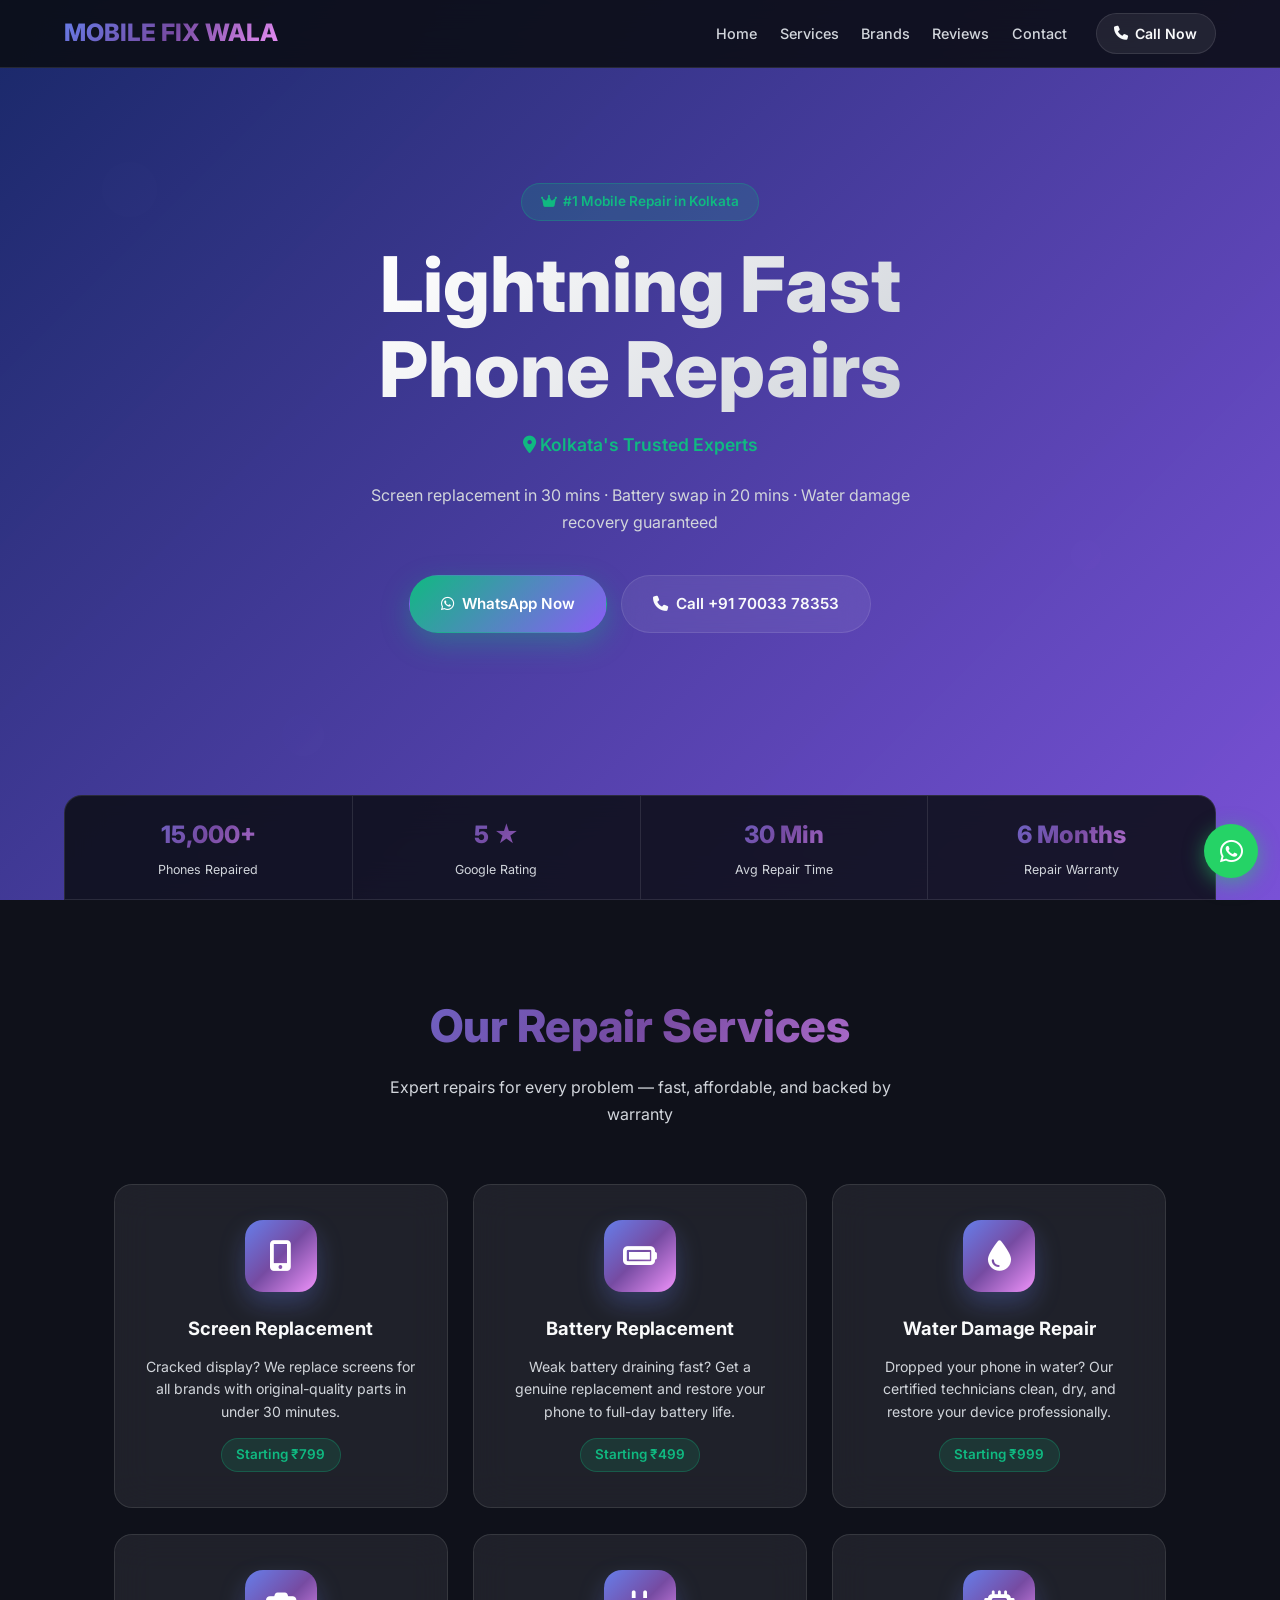
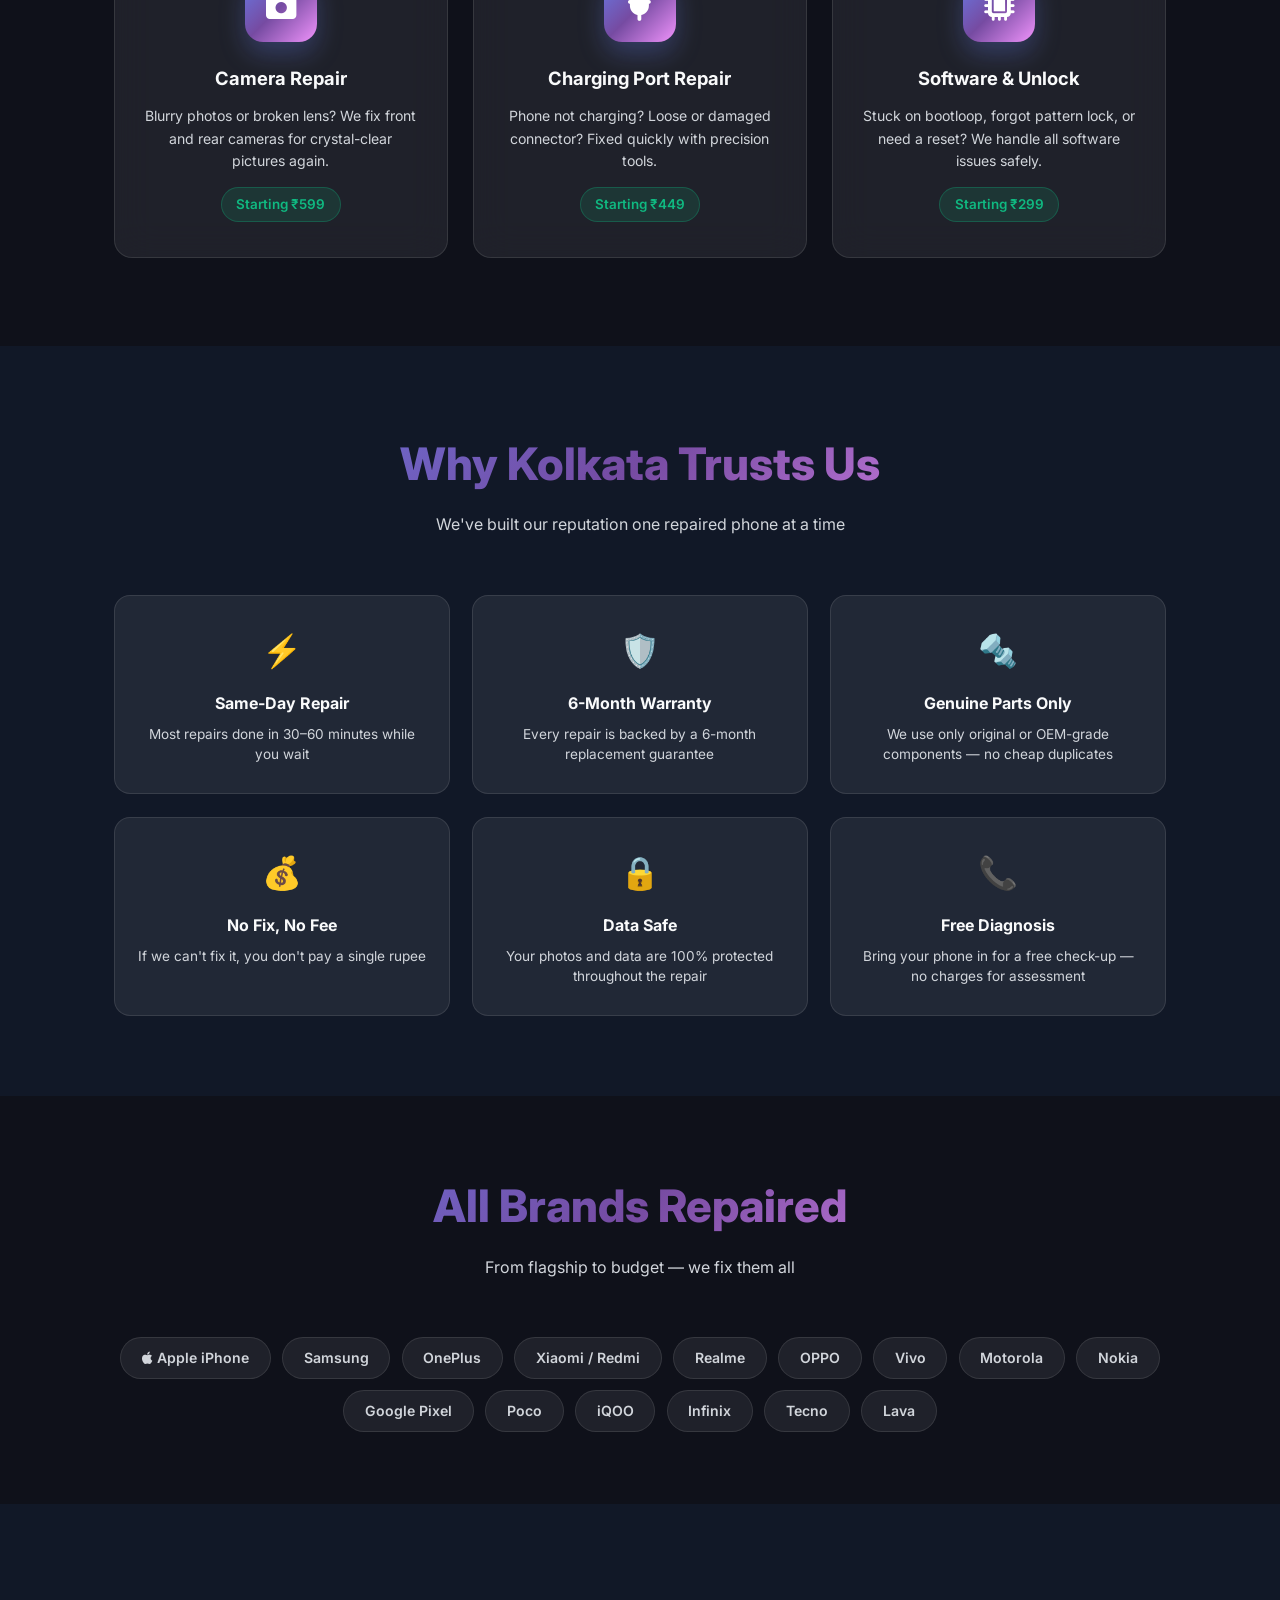
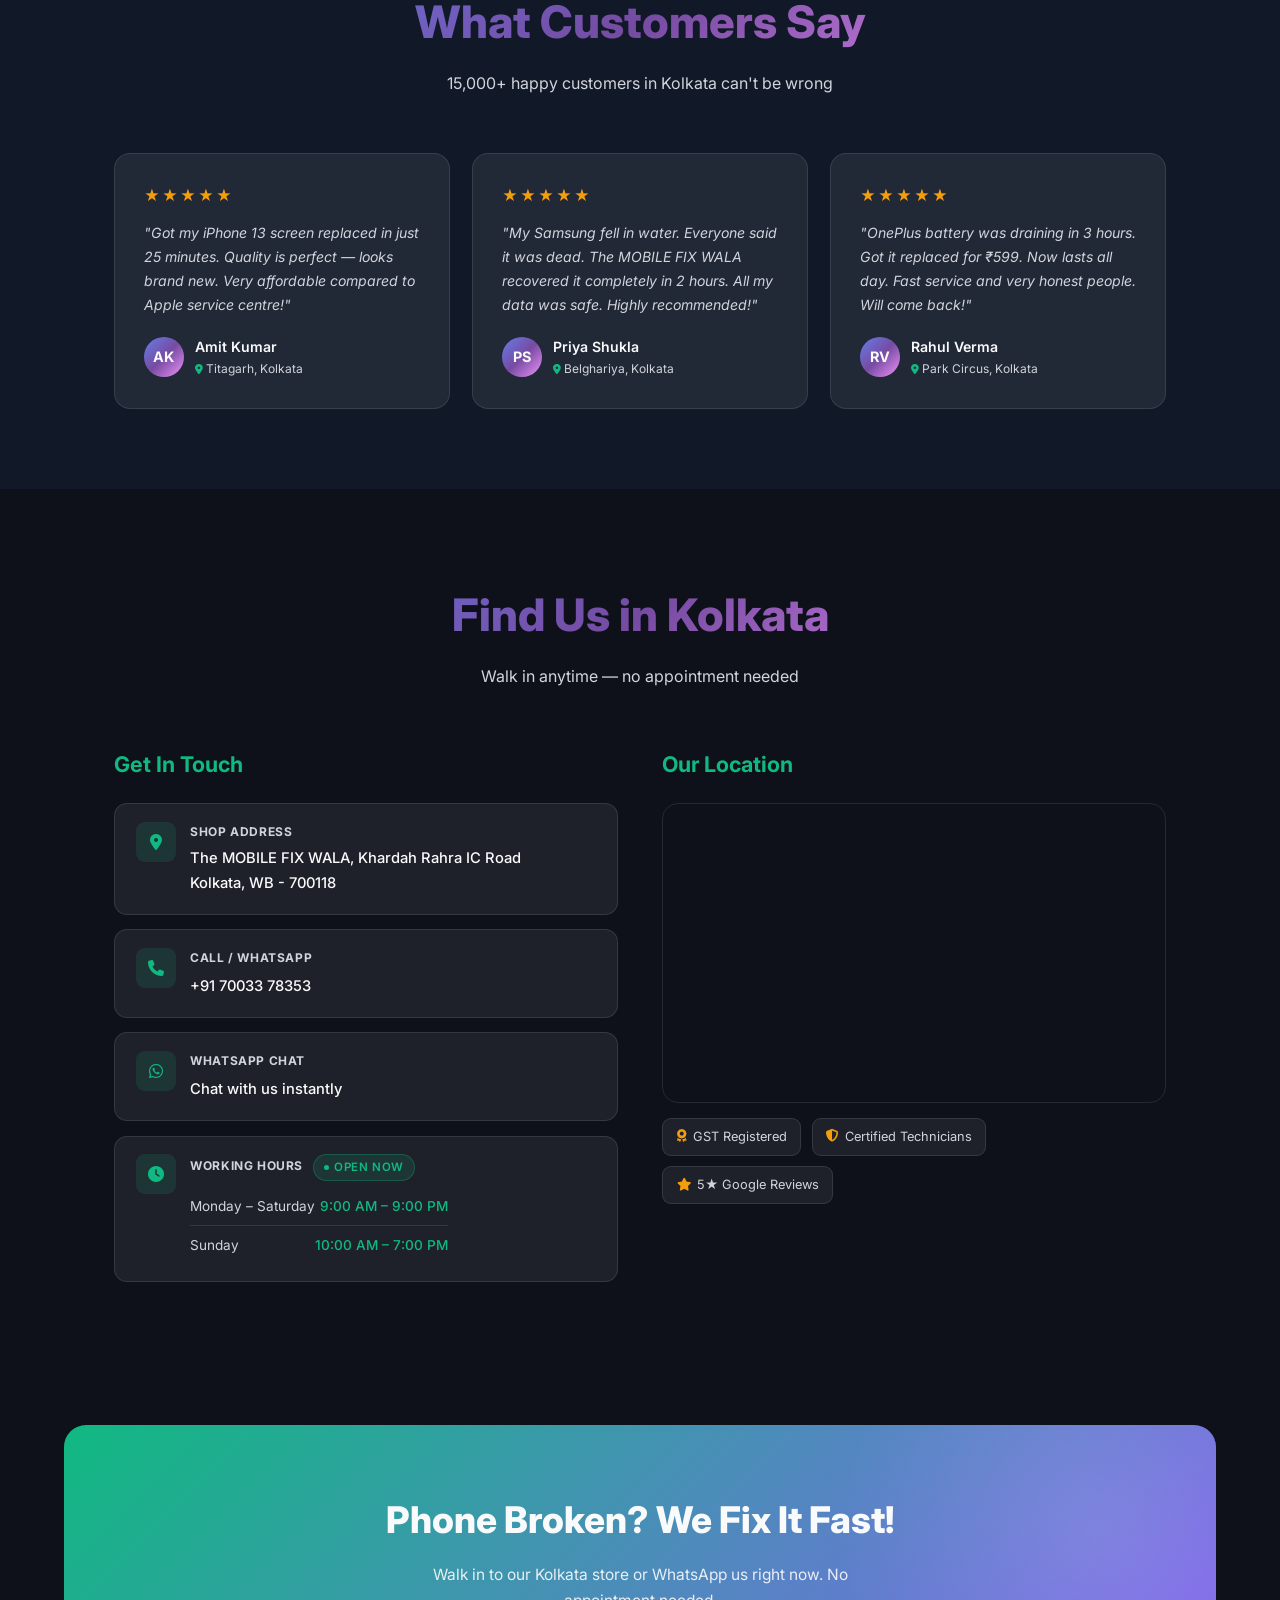
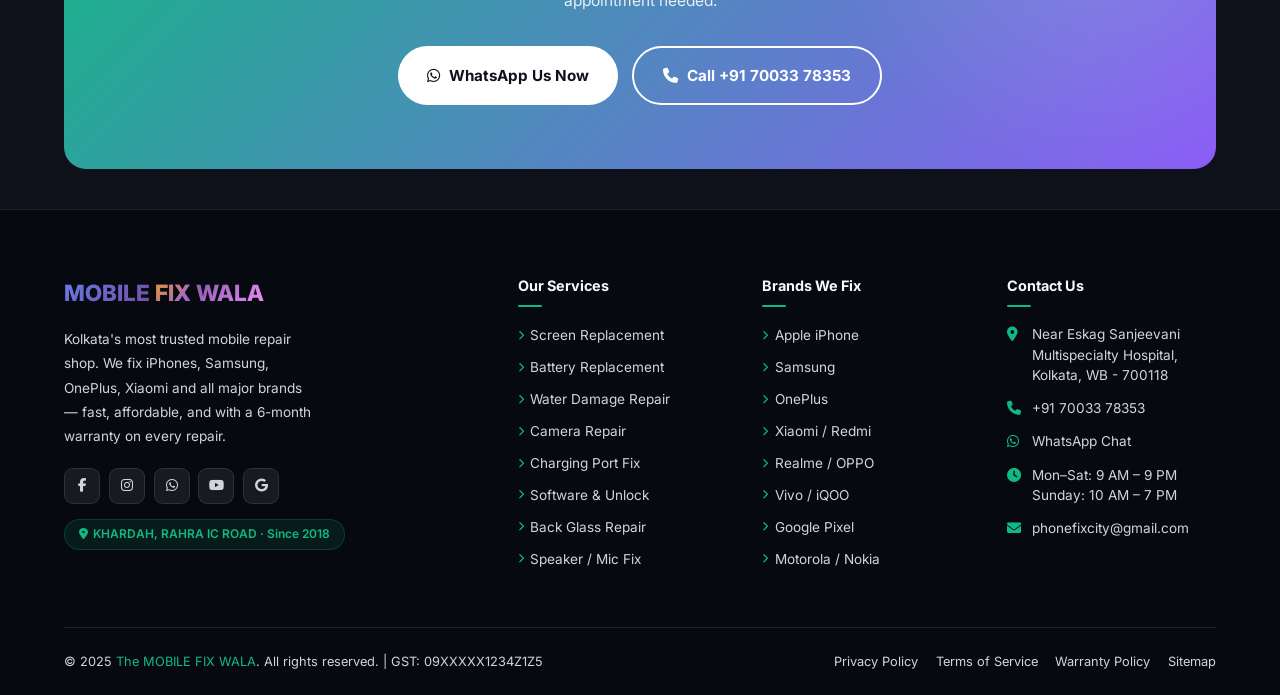
<file: Index.html>
<!DOCTYPE html>
<html lang="en">

<head>
    <meta charset="UTF-8">
    <meta name="viewport" content="width=device-width, initial-scale=1.0">
    <title>The MOBILE FIX WALA | #1 Mobile Repair in Kolkata</title>
    <link rel="stylesheet" href="https://cdnjs.cloudflare.com/ajax/libs/font-awesome/6.5.1/css/all.min.css">
    <link href="https://fonts.googleapis.com/css2?family=Inter:wght@300;400;500;600;700;800&family=Poppins:wght@400;500;600;700&display=swap" rel="stylesheet">
    <style>
         :root {
            --primary: #10b981;
            --purple: #8b5cf6;
            --accent: #f59e0b;
            --bg: #0f111a;
            --bg2: #111827;
            --glass: rgba(255, 255, 255, .07);
            --txt: #f9fafb;
            --txt2: #d1d5db;
            --glow: rgba(255, 255, 255, .1);
            --gm: linear-gradient(135deg, #667eea, #764ba2, #f093fb);
            --ga: linear-gradient(135deg, #f59e0b, #ef4444);
            --H: 68px;
        }
        
        *,
        *::before,
        *::after {
            margin: 0;
            padding: 0;
            box-sizing: border-box;
        }
        
        html {
            scroll-behavior: smooth;
        }
        
        body {
            font-family: 'Inter', sans-serif;
            background: var(--bg);
            color: var(--txt);
            line-height: 1.7;
            overflow-x: hidden;
        }
        
        iframe,
        img {
            max-width: 100%;
            display: block;
        }
        /* scrollbar */
        
         ::-webkit-scrollbar {
            width: 7px;
        }
        
         ::-webkit-scrollbar-thumb {
            background: var(--gm);
            border-radius: 8px;
        }
        /* particles */
        
        .particles {
            position: fixed;
            inset: 0;
            pointer-events: none;
            z-index: 0;
            overflow: hidden;
        }
        
        .p {
            position: absolute;
            border-radius: 50%;
            opacity: .07;
            animation: fp 22s infinite linear;
            background: var(--gm);
        }
        
        .p:nth-child(1) {
            width: 55px;
            height: 55px;
            top: 18%;
            left: 8%;
        }
        
        .p:nth-child(2) {
            width: 30px;
            height: 30px;
            top: 60%;
            right: 14%;
            animation-delay: 7s;
        }
        
        .p:nth-child(3) {
            width: 42px;
            height: 42px;
            bottom: 16%;
            left: 22%;
            animation-delay: 14s;
        }
        /* ── HEADER ── */
        
        header {
            position: fixed;
            top: 0;
            left: 0;
            right: 0;
            height: var(--H);
            display: flex;
            align-items: center;
            justify-content: space-between;
            padding: 0 5%;
            background: rgba(12, 14, 22, .9);
            backdrop-filter: blur(22px);
            border-bottom: 1px solid var(--glow);
            z-index: 1000;
        }
        
        .logo {
            font-size: 1.5rem;
            font-weight: 800;
            white-space: nowrap;
            flex-shrink: 0;
            background: var(--gm);
            -webkit-background-clip: text;
            -webkit-text-fill-color: transparent;
            background-clip: text;
        }
        
        .logo span {
            background: linear-gradient(135deg, var(--accent), var(--purple));
            -webkit-background-clip: text;
            -webkit-text-fill-color: transparent;
        }
        
        .nav-right {
            display: flex;
            align-items: center;
            gap: 1.8rem;
        }
        
        nav ul {
            display: flex;
            list-style: none;
            gap: 1.4rem;
        }
        
        nav a {
            color: var(--txt2);
            text-decoration: none;
            font-weight: 500;
            font-size: .9rem;
            position: relative;
            padding: .3rem 0;
            transition: color .3s;
        }
        
        nav a::after {
            content: '';
            position: absolute;
            bottom: 0;
            left: 0;
            width: 0;
            height: 2px;
            background: var(--ga);
            transition: width .3s;
        }
        
        nav a:hover {
            color: var(--txt);
        }
        
        nav a:hover::after {
            width: 100%;
        }
        
        .call-btn {
            display: inline-flex;
            align-items: center;
            gap: .45rem;
            padding: .5rem 1.1rem;
            border-radius: 50px;
            font-size: .88rem;
            font-weight: 600;
            background: var(--glass);
            border: 1px solid var(--glow);
            color: var(--txt);
            text-decoration: none;
            white-space: nowrap;
            transition: all .3s;
            flex-shrink: 0;
        }
        
        .call-btn:hover {
            border-color: var(--primary);
            color: var(--primary);
        }
        /* hamburger */
        
        .hbg {
            display: none;
            flex-direction: column;
            gap: 5px;
            cursor: pointer;
            background: none;
            border: none;
            padding: 4px;
        }
        
        .hbg span {
            display: block;
            width: 22px;
            height: 2px;
            background: var(--txt2);
            border-radius: 2px;
            transition: all .3s;
        }
        
        .hbg.open span:nth-child(1) {
            transform: translateY(7px) rotate(45deg);
        }
        
        .hbg.open span:nth-child(2) {
            opacity: 0;
        }
        
        .hbg.open span:nth-child(3) {
            transform: translateY(-7px) rotate(-45deg);
        }
        /* mobile nav */
        
        .mob-nav {
            display: none;
            flex-direction: column;
            position: fixed;
            top: var(--H);
            left: 0;
            right: 0;
            background: rgba(12, 14, 22, .97);
            backdrop-filter: blur(18px);
            border-bottom: 1px solid var(--glow);
            padding: 1.5rem 5% 2rem;
            z-index: 999;
            gap: .2rem;
        }
        
        .mob-nav.open {
            display: flex;
        }
        
        .mob-nav a {
            color: var(--txt2);
            text-decoration: none;
            font-size: 1rem;
            font-weight: 500;
            padding: .7rem 0;
            border-bottom: 1px solid var(--glow);
            transition: color .3s;
        }
        
        .mob-nav a:hover {
            color: var(--primary);
        }
        
        .mob-nav .call-btn {
            margin-top: .8rem;
            justify-content: center;
            border-radius: 50px;
        }
        /* ── HERO ── */
        
        .hero {
            min-height: 100vh;
            background: linear-gradient(135deg, rgba(26, 42, 108, .96), rgba(139, 92, 246, .86)), url('https://images.unsplash.com/photo-1556656793-08538906a9f8?auto=format&fit=crop&w=1920&q=80') center/cover no-repeat;
            display: flex;
            flex-direction: column;
            align-items: center;
            justify-content: center;
            text-align: center;
            padding: calc(var(--H) + 3rem) 5% 200px;
            position: relative;
            z-index: 2;
        }
        
        .badge {
            display: inline-flex;
            align-items: center;
            gap: .45rem;
            background: rgba(16, 185, 129, .18);
            color: var(--primary);
            padding: .4rem 1.2rem;
            border-radius: 50px;
            font-size: .85rem;
            font-weight: 600;
            border: 1px solid rgba(16, 185, 129, .3);
            margin-bottom: 1.4rem;
            animation: pulse 2.5s infinite;
        }
        
        .hero h1 {
            font-size: clamp(2rem, 6vw, 4.8rem);
            font-weight: 800;
            line-height: 1.1;
            margin-bottom: 1.1rem;
            background: linear-gradient(135deg, #fff, var(--txt2));
            -webkit-background-clip: text;
            -webkit-text-fill-color: transparent;
            background-clip: text;
        }
        
        .hero-loc {
            font-size: 1.1rem;
            color: var(--primary);
            font-weight: 600;
            margin-bottom: 1.4rem;
        }
        
        .hero-sub {
            font-size: 1rem;
            max-width: 560px;
            margin: 0 auto 2.4rem;
            color: var(--txt2);
        }
        
        .hero-btns {
            display: flex;
            gap: .9rem;
            flex-wrap: wrap;
            justify-content: center;
        }
        
        .btn-p,
        .btn-s {
            display: inline-flex;
            align-items: center;
            gap: .55rem;
            padding: .95rem 1.9rem;
            text-decoration: none;
            font-weight: 600;
            font-size: .95rem;
            border-radius: 50px;
            border: 1px solid transparent;
            transition: all .35s ease;
        }
        
        .btn-p {
            background: linear-gradient(135deg, var(--primary), var(--purple));
            color: #fff;
            box-shadow: 0 10px 28px rgba(16, 185, 129, .35);
        }
        
        .btn-s {
            background: var(--glass);
            color: var(--txt);
            backdrop-filter: blur(14px);
            border-color: var(--glow);
        }
        
        .btn-p:hover {
            transform: translateY(-4px);
            box-shadow: 0 16px 36px rgba(16, 185, 129, .5);
        }
        
        .btn-s:hover {
            transform: translateY(-3px);
            border-color: rgba(255, 255, 255, .25);
        }
        /* stats strip — attached to bottom of hero */
        
        .stats-strip {
            position: absolute;
            bottom: 0;
            left: 5%;
            right: 5%;
            display: flex;
            flex-wrap: wrap;
            background: rgba(12, 14, 22, .88);
            backdrop-filter: blur(18px);
            border: 1px solid var(--glow);
            border-radius: 18px 18px 0 0;
            overflow: hidden;
        }
        
        .si {
            flex: 1;
            min-width: 130px;
            padding: 1.2rem .8rem;
            text-align: center;
            border-right: 1px solid var(--glow);
        }
        
        .si:last-child {
            border-right: none;
        }
        
        .si h3 {
            font-size: 1.5rem;
            font-weight: 800;
            background: var(--gm);
            -webkit-background-clip: text;
            -webkit-text-fill-color: transparent;
            margin-bottom: .15rem;
        }
        
        .si p {
            color: var(--txt2);
            font-size: .78rem;
        }
        /* ── LAYOUT ── */
        
        .sec {
            position: relative;
            z-index: 2;
        }
        
        .wrap {
            max-width: 1180px;
            margin: 0 auto;
            padding: 0 5%;
        }
        
        .sh {
            text-align: center;
            margin-bottom: 3.5rem;
        }
        
        .sh h2 {
            font-size: clamp(1.7rem, 4vw, 2.8rem);
            font-weight: 800;
            margin-bottom: .6rem;
            background: var(--gm);
            -webkit-background-clip: text;
            -webkit-text-fill-color: transparent;
            background-clip: text;
        }
        
        .sh p {
            color: var(--txt2);
            font-size: 1rem;
            max-width: 520px;
            margin: 0 auto;
        }
        /* ── SERVICES ── */
        
        .services {
            padding: 5.5rem 0;
        }
        
        .svc-grid {
            display: grid;
            grid-template-columns: repeat(3, 1fr);
            gap: 1.6rem;
        }
        
        .svc-card {
            background: var(--glass);
            backdrop-filter: blur(18px);
            border: 1px solid var(--glow);
            border-radius: 18px;
            padding: 2.2rem 1.8rem;
            text-align: center;
            position: relative;
            overflow: hidden;
            transition: all .4s ease;
        }
        
        .svc-card::before {
            content: '';
            position: absolute;
            top: 0;
            left: 0;
            right: 0;
            height: 3px;
            background: var(--ga);
            transform: scaleX(0);
            transition: transform .4s;
        }
        
        .svc-card:hover {
            transform: translateY(-6px);
            border-color: rgba(16, 185, 129, .3);
            box-shadow: 0 20px 44px rgba(16, 185, 129, .1);
        }
        
        .svc-card:hover::before {
            transform: scaleX(1);
        }
        
        .svc-ico {
            width: 72px;
            height: 72px;
            margin: 0 auto 1.3rem;
            background: var(--gm);
            border-radius: 18px;
            display: flex;
            align-items: center;
            justify-content: center;
            box-shadow: 0 12px 26px rgba(102, 126, 234, .3);
            transition: transform .3s;
        }
        
        .svc-card:hover .svc-ico {
            transform: scale(1.1) rotate(5deg);
        }
        
        .svc-ico i {
            font-size: 1.9rem;
            color: #fff;
        }
        
        .svc-card h3 {
            font-size: 1.15rem;
            font-weight: 700;
            margin-bottom: .7rem;
        }
        
        .svc-card p {
            color: var(--txt2);
            font-size: .88rem;
            line-height: 1.6;
            margin-bottom: .9rem;
        }
        
        .price {
            display: inline-block;
            background: rgba(16, 185, 129, .14);
            color: var(--primary);
            padding: .3rem .9rem;
            border-radius: 50px;
            font-size: .84rem;
            font-weight: 600;
            border: 1px solid rgba(16, 185, 129, .28);
        }
        /* ── WHY US ── */
        
        .why {
            padding: 5rem 0;
            background: var(--bg2);
        }
        
        .why-grid {
            display: grid;
            grid-template-columns: repeat(3, 1fr);
            gap: 1.4rem;
        }
        
        .wc {
            background: var(--glass);
            border: 1px solid var(--glow);
            border-radius: 16px;
            padding: 1.8rem 1.4rem;
            text-align: center;
            transition: all .3s;
        }
        
        .wc:hover {
            transform: translateY(-4px);
            border-color: var(--primary);
        }
        
        .wc-ico {
            font-size: 2rem;
            margin-bottom: .7rem;
        }
        
        .wc h4 {
            font-size: 1rem;
            font-weight: 700;
            margin-bottom: .4rem;
        }
        
        .wc p {
            color: var(--txt2);
            font-size: .85rem;
            line-height: 1.5;
        }
        /* ── BRANDS ── */
        
        .brands {
            padding: 4.5rem 0;
        }
        
        .b-wrap {
            display: flex;
            flex-wrap: wrap;
            justify-content: center;
            gap: .7rem;
        }
        
        .bc {
            background: var(--glass);
            border: 1px solid var(--glow);
            border-radius: 50px;
            padding: .5rem 1.3rem;
            font-size: .88rem;
            font-weight: 600;
            color: var(--txt2);
            transition: all .3s;
            cursor: default;
        }
        
        .bc:hover {
            border-color: var(--primary);
            color: var(--primary);
            background: rgba(16, 185, 129, .08);
        }
        /* ── TESTIMONIALS ── */
        
        .reviews {
            padding: 5rem 0;
            background: var(--bg2);
        }
        
        .t-grid {
            display: grid;
            grid-template-columns: repeat(3, 1fr);
            gap: 1.4rem;
        }
        
        .tc {
            background: var(--glass);
            border: 1px solid var(--glow);
            border-radius: 16px;
            padding: 1.8rem;
            transition: all .3s;
        }
        
        .tc:hover {
            transform: translateY(-4px);
            border-color: rgba(139, 92, 246, .4);
        }
        
        .stars {
            color: var(--accent);
            font-size: .95rem;
            margin-bottom: .8rem;
            letter-spacing: 2px;
        }
        
        .tc blockquote {
            color: var(--txt2);
            font-size: .88rem;
            line-height: 1.7;
            margin-bottom: 1.1rem;
            font-style: italic;
        }
        
        .auth {
            display: flex;
            align-items: center;
            gap: .7rem;
        }
        
        .av {
            width: 40px;
            height: 40px;
            border-radius: 50%;
            background: var(--gm);
            display: flex;
            align-items: center;
            justify-content: center;
            font-weight: 700;
            font-size: .9rem;
            flex-shrink: 0;
        }
        
        .an {
            font-weight: 600;
            font-size: .88rem;
        }
        
        .al {
            font-size: .75rem;
            color: var(--txt2);
        }
        /* ── CONTACT ── */
        
        .contact {
            padding: 5.5rem 0;
        }
        
        .cg {
            display: grid;
            grid-template-columns: 1fr 1fr;
            gap: 2.8rem;
            align-items: start;
        }
        
        .ct {
            font-size: 1.35rem;
            font-weight: 700;
            color: var(--primary);
            margin-bottom: 1.3rem;
        }
        
        .ic {
            display: flex;
            gap: .9rem;
            align-items: flex-start;
            background: var(--glass);
            border: 1px solid var(--glow);
            border-radius: 13px;
            padding: 1.1rem 1.3rem;
            margin-bottom: .9rem;
            transition: all .3s;
        }
        
        .ic:hover {
            transform: translateX(5px);
            border-color: var(--primary);
        }
        
        .ic-ico {
            width: 40px;
            height: 40px;
            border-radius: 9px;
            background: rgba(16, 185, 129, .14);
            display: flex;
            align-items: center;
            justify-content: center;
            flex-shrink: 0;
        }
        
        .ic-ico i {
            color: var(--primary);
            font-size: 1rem;
        }
        
        .ic-body h5 {
            font-size: .75rem;
            text-transform: uppercase;
            letter-spacing: .05em;
            color: var(--txt2);
            margin-bottom: .25rem;
        }
        
        .ic-body a,
        .ic-body p {
            color: var(--txt);
            font-size: .92rem;
            font-weight: 500;
            text-decoration: none;
        }
        
        .ic-body a:hover {
            color: var(--primary);
        }
        
        .ob {
            display: inline-flex;
            align-items: center;
            gap: .3rem;
            background: rgba(16, 185, 129, .14);
            color: var(--primary);
            padding: .18rem .65rem;
            border-radius: 50px;
            font-size: .72rem;
            font-weight: 600;
            border: 1px solid rgba(16, 185, 129, .28);
            margin-left: .4rem;
        }
        
        .od {
            width: 5px;
            height: 5px;
            background: var(--primary);
            border-radius: 50%;
            animation: blink 1.5s infinite;
        }
        
        .ht {
            width: 100%;
            border-collapse: collapse;
            margin-top: .4rem;
        }
        
        .ht tr {
            border-bottom: 1px solid var(--glow);
        }
        
        .ht tr:last-child {
            border-bottom: none;
        }
        
        .ht td {
            padding: .45rem 0;
            font-size: .85rem;
            color: var(--txt2);
        }
        
        .ht td:last-child {
            text-align: right;
            color: var(--primary);
            font-weight: 500;
        }
        
        .map-box {
            border-radius: 16px;
            overflow: hidden;
            border: 1px solid var(--glow);
            height: 300px;
            margin-bottom: .9rem;
        }
        
        .map-box iframe {
            width: 100%;
            height: 100%;
            border: none;
            filter: invert(88%) hue-rotate(180deg) saturate(.8);
        }
        
        .cert-row {
            display: flex;
            flex-wrap: wrap;
            gap: .65rem;
        }
        
        .cb {
            background: var(--glass);
            border: 1px solid var(--glow);
            border-radius: 9px;
            padding: .45rem .85rem;
            font-size: .8rem;
            color: var(--txt2);
            display: flex;
            align-items: center;
            gap: .35rem;
        }
        
        .cb i {
            color: var(--accent);
        }
        /* ── CTA ── */
        
        .cta {
            background: linear-gradient(135deg, var(--primary), var(--purple));
            padding: 4rem 5%;
            text-align: center;
            margin: 2.5rem 5%;
            border-radius: 22px;
            position: relative;
            overflow: hidden;
            z-index: 2;
        }
        
        .cta::before {
            content: '';
            position: absolute;
            top: -40%;
            right: -15%;
            width: 50%;
            height: 140%;
            background: radial-gradient(circle, rgba(255, 255, 255, .12), transparent 70%);
            pointer-events: none;
        }
        
        .cta h2 {
            font-size: clamp(1.5rem, 4vw, 2.3rem);
            font-weight: 800;
            margin-bottom: .65rem;
        }
        
        .cta p {
            font-size: .97rem;
            opacity: .9;
            margin-bottom: 2rem;
            max-width: 500px;
            margin-left: auto;
            margin-right: auto;
        }
        
        .cta-btns {
            display: flex;
            gap: .9rem;
            justify-content: center;
            flex-wrap: wrap;
        }
        
        .bw {
            background: #fff;
            color: var(--bg);
            padding: .9rem 1.8rem;
            border-radius: 50px;
            font-weight: 700;
            font-size: .95rem;
            text-decoration: none;
            display: inline-flex;
            align-items: center;
            gap: .55rem;
            transition: all .3s;
        }
        
        .bw:hover {
            transform: translateY(-3px);
            box-shadow: 0 10px 26px rgba(0, 0, 0, .25);
        }
        
        .bow {
            border: 2px solid #fff;
            color: #fff;
            padding: .9rem 1.8rem;
            border-radius: 50px;
            font-weight: 700;
            font-size: .95rem;
            text-decoration: none;
            display: inline-flex;
            align-items: center;
            gap: .55rem;
            transition: all .3s;
        }
        
        .bow:hover {
            background: rgba(255, 255, 255, .15);
            transform: translateY(-3px);
        }
        /* ── FOOTER ── */
        
        footer {
            background: #070910;
            border-top: 1px solid var(--glow);
            position: relative;
            z-index: 2;
            padding: 4rem 5% 0;
        }
        
        .fg {
            display: grid;
            grid-template-columns: 2fr 1fr 1fr 1fr;
            gap: 2.2rem;
            max-width: 1180px;
            margin: 0 auto;
            padding-bottom: 3rem;
            border-bottom: 1px solid var(--glow);
        }
        
        .fb .logo {
            font-size: 1.4rem;
            display: inline-block;
            margin-bottom: .9rem;
        }
        
        .fb>p {
            color: var(--txt2);
            font-size: .85rem;
            line-height: 1.8;
            margin-bottom: 1.2rem;
            max-width: 250px;
        }
        
        .sr {
            display: flex;
            gap: .55rem;
            flex-wrap: wrap;
        }
        
        .sb {
            width: 36px;
            height: 36px;
            border-radius: 9px;
            background: var(--glass);
            border: 1px solid var(--glow);
            display: flex;
            align-items: center;
            justify-content: center;
            color: var(--txt2);
            font-size: .85rem;
            text-decoration: none;
            transition: all .3s;
        }
        
        .sb:hover {
            background: var(--primary);
            border-color: var(--primary);
            color: #fff;
            transform: translateY(-2px);
        }
        
        .since {
            display: inline-flex;
            align-items: center;
            gap: .35rem;
            background: rgba(16, 185, 129, .1);
            border: 1px solid rgba(16, 185, 129, .22);
            border-radius: 50px;
            padding: .3rem .85rem;
            font-size: .75rem;
            color: var(--primary);
            font-weight: 600;
            margin-top: .9rem;
        }
        
        .fc h4 {
            font-size: .9rem;
            font-weight: 700;
            margin-bottom: 1.1rem;
            position: relative;
            padding-bottom: .5rem;
        }
        
        .fc h4::after {
            content: '';
            position: absolute;
            bottom: 0;
            left: 0;
            width: 24px;
            height: 2px;
            background: var(--primary);
            border-radius: 2px;
        }
        
        .fc ul {
            list-style: none;
        }
        
        .fc ul li {
            margin-bottom: .55rem;
        }
        
        .fc ul li a {
            color: var(--txt2);
            text-decoration: none;
            font-size: .85rem;
            display: flex;
            align-items: center;
            gap: .4rem;
            transition: all .3s;
        }
        
        .fc ul li a:hover {
            color: var(--primary);
            padding-left: 3px;
        }
        
        .fc ul li a i {
            font-size: .6rem;
            color: var(--primary);
        }
        
        .fci {
            display: flex;
            gap: .65rem;
            align-items: flex-start;
            margin-bottom: .8rem;
        }
        
        .fci i {
            color: var(--primary);
            font-size: .88rem;
            margin-top: 3px;
            flex-shrink: 0;
            width: 15px;
        }
        
        .fci span,
        .fci a {
            color: var(--txt2);
            font-size: .85rem;
            line-height: 1.5;
            text-decoration: none;
            transition: color .3s;
        }
        
        .fci a:hover {
            color: var(--primary);
        }
        
        .fbot {
            max-width: 1180px;
            margin: 0 auto;
            padding: 1.4rem 0;
            display: flex;
            justify-content: space-between;
            align-items: center;
            flex-wrap: wrap;
            gap: .7rem;
        }
        
        .fbot p {
            color: var(--txt2);
            font-size: .8rem;
        }
        
        .fbot p a {
            color: var(--primary);
            text-decoration: none;
        }
        
        .fl {
            display: flex;
            gap: 1.1rem;
            flex-wrap: wrap;
        }
        
        .fl a {
            color: var(--txt2);
            text-decoration: none;
            font-size: .8rem;
            transition: color .3s;
        }
        
        .fl a:hover {
            color: var(--primary);
        }
        /* floating WA */
        
        .waf {
            position: fixed;
            bottom: 22px;
            right: 22px;
            z-index: 9999;
            width: 54px;
            height: 54px;
            background: #25d366;
            border-radius: 50%;
            display: flex;
            align-items: center;
            justify-content: center;
            box-shadow: 0 5px 20px rgba(37, 211, 102, .5);
            text-decoration: none;
            animation: wab 2.5s ease-in-out infinite;
        }
        
        .waf:hover {
            transform: scale(1.12);
        }
        
        .waf i {
            font-size: 1.65rem;
            color: #fff;
        }
        
        .wtip {
            position: absolute;
            right: 62px;
            background: #12141f;
            color: #fff;
            font-size: .76rem;
            padding: .32rem .8rem;
            border-radius: 7px;
            white-space: nowrap;
            opacity: 0;
            pointer-events: none;
            transition: opacity .3s;
            font-weight: 500;
        }
        
        .waf:hover .wtip {
            opacity: 1;
        }
        /* ── Animations ── */
        
        @keyframes fp {
            0%,
            100% {
                transform: translateY(0) rotate(0);
            }
            50% {
                transform: translateY(-26px) rotate(3deg);
            }
        }
        
        @keyframes pulse {
            0%,
            100% {
                box-shadow: 0 0 0 0 rgba(16, 185, 129, .35);
            }
            50% {
                box-shadow: 0 0 0 9px rgba(16, 185, 129, 0);
            }
        }
        
        @keyframes blink {
            0%,
            100% {
                opacity: 1;
            }
            50% {
                opacity: .3;
            }
        }
        
        @keyframes wab {
            0%,
            100% {
                transform: translateY(0);
            }
            50% {
                transform: translateY(-7px);
            }
        }
        /* ══════════ RESPONSIVE ══════════ */
        /* ≤ 1024px  — tablet */
        
        @media(max-width:1024px) {
            .svc-grid {
                grid-template-columns: repeat(2, 1fr);
            }
            .why-grid {
                grid-template-columns: repeat(2, 1fr);
            }
            .t-grid {
                grid-template-columns: repeat(2, 1fr);
            }
            .fg {
                grid-template-columns: 1fr 1fr;
            }
            .fb {
                grid-column: 1/-1;
            }
            .fb>p {
                max-width: 100%;
            }
        }
        /* ≤ 768px  — mobile */
        
        @media(max-width:768px) {
             :root {
                --H: 58px;
            }
            /* header */
            header {
                padding: 0 4%;
            }
            .logo {
                font-size: 1.25rem;
            }
            nav,
            .call-btn {
                display: none;
            }
            .hbg {
                display: flex;
            }
            /* hero */
            .hero {
                padding: calc(var(--H) + 2rem) 4% 230px;
                min-height: auto;
            }
            .hero h1 {
                font-size: clamp(1.7rem, 8vw, 2.6rem);
            }
            .hero-sub {
                font-size: .9rem;
            }
            .hero-btns {
                flex-direction: column;
                align-items: stretch;
            }
            .btn-p,
            .btn-s {
                justify-content: center;
                padding: .85rem 1.4rem;
            }
            /* stats */
            .stats-strip {
                left: 4%;
                right: 4%;
                flex-wrap: wrap;
            }
            .si {
                min-width: 50%;
                border-right: none;
                border-bottom: 1px solid var(--glow);
            }
            .si:nth-child(odd) {
                border-right: 1px solid var(--glow);
            }
            .si:nth-last-child(-n+2) {
                border-bottom: none;
            }
            .si h3 {
                font-size: 1.25rem;
            }
            /* sections */
            .services,
            .why,
            .brands,
            .reviews,
            .contact {
                padding: 3.5rem 0;
            }
            /* grids — single col */
            .svc-grid {
                grid-template-columns: 1fr;
            }
            .why-grid {
                grid-template-columns: 1fr;
            }
            .t-grid {
                grid-template-columns: 1fr;
            }
            .cg {
                grid-template-columns: 1fr;
                gap: 2rem;
            }
            /* map */
            .map-box {
                height: 220px;
            }
            /* cta */
            .cta {
                margin: 2rem 4%;
                border-radius: 16px;
                padding: 2.8rem 4%;
            }
            .cta-btns {
                flex-direction: column;
                align-items: stretch;
            }
            .bw,
            .bow {
                justify-content: center;
            }
            /* footer */
            footer {
                padding: 3rem 4% 0;
            }
            .fg {
                grid-template-columns: 1fr;
                gap: 1.8rem;
            }
            .fbot {
                flex-direction: column;
                text-align: center;
            }
            .fl {
                justify-content: center;
            }
            /* misc */
            .sh {
                margin-bottom: 2.2rem;
            }
            /* ≤ 420px — small phones */
            @media(max-width:420px) {
                .hero {
                    padding-bottom: 409px;
                }
                .si {
                    min-width: 100%;
                    border-right: none !important;
                }
                .si:nth-last-child(-n+2) {
                    border-bottom: 1px solid var(--glow);
                }
                .si:last-child {
                    border-bottom: none;
                }
                .bc {
                    font-size: .8rem;
                    padding: .42rem .95rem;
                }
                .hero-btns {
                    position: relative;
                    margin-top: -80px;
                    z-index: 10;
                }
                .btn-p {
                    margin-top: 4.2rem;
                }
                .hero-sub {
                    display: none;
                }
            }
        }
    </style>
</head>

<body>

    <!-- Floating WhatsApp -->
    <a href="https://wa.me/917003378353" class="waf" target="_blank" rel="noopener">
        <span class="wtip">Chat with us!</span>
        <i class="fab fa-whatsapp"></i>
    </a>

    <!-- Particles -->
    <div class="particles" aria-hidden="true">
        <div class="p"></div>
        <div class="p"></div>
        <div class="p"></div>
    </div>

    <!-- ── HEADER ── -->
    <header>
        <div class="logo">MOBILE FIX WALA</div>
        <div class="nav-right">
            <nav>
                <ul>
                    <li><a href="#home">Home</a></li>
                    <li><a href="#services">Services</a></li>
                    <li><a href="#brands">Brands</a></li>
                    <li><a href="#reviews">Reviews</a></li>
                    <li><a href="#contact">Contact</a></li>
                </ul>
            </nav>
            <a href="tel:+917003378353" class="call-btn"><i class="fas fa-phone"></i> Call Now</a>
            <button class="hbg" id="hbg" aria-label="Toggle menu">
            <span></span><span></span><span></span>
        </button>
        </div>
    </header>

    <!-- Mobile Nav -->
    <div class="mob-nav" id="mobNav">
        <a href="#home" onclick="cn()">Home</a>
        <a href="#services" onclick="cn()">Services</a>
        <a href="#brands" onclick="cn()">Brands</a>
        <a href="#reviews" onclick="cn()">Reviews</a>
        <a href="#contact" onclick="cn()">Contact</a>
        <a href="tel:+917003378353" class="call-btn"><i class="fas fa-phone"></i> +91 70033 78353</a>
    </div>

    <!-- ── HERO ── -->
    <section class="hero" id="home">
        <div class="badge"><i class="fas fa-crown"></i> #1 Mobile Repair in Kolkata</div>
        <h1>Lightning Fast<br>Phone Repairs</h1>
        <div class="hero-loc"><i class="fas fa-map-marker-alt"></i> Kolkata's Trusted Experts</div>
        <p class="hero-sub">Screen replacement in 30 mins · Battery swap in 20 mins · Water damage recovery guaranteed</p>
        <div class="hero-btns">
            <a href="https://wa.me/917003378353" class="btn-p"><i class="fab fa-whatsapp"></i> WhatsApp Now</a>
            <a href="tel:+917003378353" class="btn-s"><i class="fas fa-phone"></i> Call +91 70033 78353</a>
        </div>
        <div class="stats-strip">
            <div class="si">
                <h3>15,000+</h3>
                <p>Phones Repaired</p>
            </div>
            <div class="si">
                <h3>5 ★</h3>
                <p>Google Rating</p>
            </div>
            <div class="si">
                <h3>30 Min</h3>
                <p>Avg Repair Time</p>
            </div>
            <div class="si">
                <h3>6 Months</h3>
                <p>Repair Warranty</p>
            </div>
        </div>
    </section>

    <!-- ── SERVICES ── -->
    <section class="sec services" id="services">
        <div class="wrap">
            <div class="sh">
                <h2>Our Repair Services</h2>
                <p>Expert repairs for every problem — fast, affordable, and backed by warranty</p>
            </div>
            <div class="svc-grid">
                <div class="svc-card">
                    <div class="svc-ico"><i class="fas fa-mobile-screen-button"></i></div>
                    <h3>Screen Replacement</h3>
                    <p>Cracked display? We replace screens for all brands with original-quality parts in under 30 minutes.</p>
                    <span class="price">Starting ₹799</span>
                </div>
                <div class="svc-card">
                    <div class="svc-ico"><i class="fas fa-battery-full"></i></div>
                    <h3>Battery Replacement</h3>
                    <p>Weak battery draining fast? Get a genuine replacement and restore your phone to full-day battery life.</p>
                    <span class="price">Starting ₹499</span>
                </div>
                <div class="svc-card">
                    <div class="svc-ico"><i class="fas fa-droplet"></i></div>
                    <h3>Water Damage Repair</h3>
                    <p>Dropped your phone in water? Our certified technicians clean, dry, and restore your device professionally.</p>
                    <span class="price">Starting ₹999</span>
                </div>
                <div class="svc-card">
                    <div class="svc-ico"><i class="fas fa-camera"></i></div>
                    <h3>Camera Repair</h3>
                    <p>Blurry photos or broken lens? We fix front and rear cameras for crystal-clear pictures again.</p>
                    <span class="price">Starting ₹599</span>
                </div>
                <div class="svc-card">
                    <div class="svc-ico"><i class="fas fa-plug"></i></div>
                    <h3>Charging Port Repair</h3>
                    <p>Phone not charging? Loose or damaged connector? Fixed quickly with precision tools.</p>
                    <span class="price">Starting ₹449</span>
                </div>
                <div class="svc-card">
                    <div class="svc-ico"><i class="fas fa-microchip"></i></div>
                    <h3>Software & Unlock</h3>
                    <p>Stuck on bootloop, forgot pattern lock, or need a reset? We handle all software issues safely.</p>
                    <span class="price">Starting ₹299</span>
                </div>
            </div>
        </div>
    </section>

    <!-- ── WHY US ── -->
    <section class="sec why">
        <div class="wrap">
            <div class="sh">
                <h2>Why Kolkata Trusts Us</h2>
                <p>We've built our reputation one repaired phone at a time</p>
            </div>
            <div class="why-grid">
                <div class="wc">
                    <div class="wc-ico">⚡</div>
                    <h4>Same-Day Repair</h4>
                    <p>Most repairs done in 30–60 minutes while you wait</p>
                </div>
                <div class="wc">
                    <div class="wc-ico">🛡️</div>
                    <h4>6-Month Warranty</h4>
                    <p>Every repair is backed by a 6-month replacement guarantee</p>
                </div>
                <div class="wc">
                    <div class="wc-ico">🔩</div>
                    <h4>Genuine Parts Only</h4>
                    <p>We use only original or OEM-grade components — no cheap duplicates</p>
                </div>
                <div class="wc">
                    <div class="wc-ico">💰</div>
                    <h4>No Fix, No Fee</h4>
                    <p>If we can't fix it, you don't pay a single rupee</p>
                </div>
                <div class="wc">
                    <div class="wc-ico">🔒</div>
                    <h4>Data Safe</h4>
                    <p>Your photos and data are 100% protected throughout the repair</p>
                </div>
                <div class="wc">
                    <div class="wc-ico">📞</div>
                    <h4>Free Diagnosis</h4>
                    <p>Bring your phone in for a free check-up — no charges for assessment</p>
                </div>
            </div>
        </div>
    </section>

    <!-- ── BRANDS ── -->
    <section class="sec brands" id="brands">
        <div class="wrap">
            <div class="sh">
                <h2>All Brands Repaired</h2>
                <p>From flagship to budget — we fix them all</p>
            </div>
            <div class="b-wrap">
                <span class="bc"><i class="fab fa-apple"></i> Apple iPhone</span>
                <span class="bc">Samsung</span><span class="bc">OnePlus</span>
                <span class="bc">Xiaomi / Redmi</span><span class="bc">Realme</span>
                <span class="bc">OPPO</span><span class="bc">Vivo</span>
                <span class="bc">Motorola</span><span class="bc">Nokia</span>
                <span class="bc">Google Pixel</span><span class="bc">Poco</span>
                <span class="bc">iQOO</span><span class="bc">Infinix</span>
                <span class="bc">Tecno</span><span class="bc">Lava</span>
            </div>
        </div>
    </section>

    <!-- ── TESTIMONIALS ── -->
    <section class="sec reviews" id="reviews">
        <div class="wrap">
            <div class="sh">
                <h2>What Customers Say</h2>
                <p>15,000+ happy customers in Kolkata can't be wrong</p>
            </div>
            <div class="t-grid">
                <div class="tc">
                    <div class="stars">★★★★★</div>
                    <blockquote>"Got my iPhone 13 screen replaced in just 25 minutes. Quality is perfect — looks brand new. Very affordable compared to Apple service centre!"</blockquote>
                    <div class="auth">
                        <div class="av">AK</div>
                        <div>
                            <div class="an">Amit Kumar</div>
                            <div class="al"><i class="fas fa-map-marker-alt" style="font-size:.65rem;color:var(--primary)"></i> Titagarh, Kolkata</div>
                        </div>
                    </div>
                </div>
                <div class="tc">
                    <div class="stars">★★★★★</div>
                    <blockquote>"My Samsung fell in water. Everyone said it was dead. The MOBILE FIX WALA recovered it completely in 2 hours. All my data was safe. Highly recommended!"</blockquote>
                    <div class="auth">
                        <div class="av">PS</div>
                        <div>
                            <div class="an">Priya Shukla</div>
                            <div class="al"><i class="fas fa-map-marker-alt" style="font-size:.65rem;color:var(--primary)"></i> Belghariya, Kolkata</div>
                        </div>
                    </div>
                </div>
                <div class="tc">
                    <div class="stars">★★★★★</div>
                    <blockquote>"OnePlus battery was draining in 3 hours. Got it replaced for ₹599. Now lasts all day. Fast service and very honest people. Will come back!"</blockquote>
                    <div class="auth">
                        <div class="av">RV</div>
                        <div>
                            <div class="an">Rahul Verma</div>
                            <div class="al"><i class="fas fa-map-marker-alt" style="font-size:.65rem;color:var(--primary)"></i> Park Circus, Kolkata</div>
                        </div>
                    </div>
                </div>
            </div>
        </div>
    </section>

    <!-- ── CONTACT ── -->
    <section class="sec contact" id="contact">
        <div class="wrap">
            <div class="sh">
                <h2>Find Us in Kolkata</h2>
                <p>Walk in anytime — no appointment needed</p>
            </div>
            <div class="cg">
                <div>
                    <h3 class="ct">Get In Touch</h3>
                    <div class="ic">
                        <div class="ic-ico"><i class="fas fa-map-marker-alt"></i></div>
                        <div class="ic-body">
                            <h5>Shop Address</h5>
                            <p>The MOBILE FIX WALA, Khardah Rahra IC Road<br>Kolkata, WB - 700118</p>
                        </div>
                    </div>
                    <div class="ic">
                        <div class="ic-ico"><i class="fas fa-phone"></i></div>
                        <div class="ic-body">
                            <h5>Call / WhatsApp</h5><a href="tel:+917003378353">+91 70033 78353</a></div>
                    </div>
                    <div class="ic">
                        <div class="ic-ico"><i class="fab fa-whatsapp"></i></div>
                        <div class="ic-body">
                            <h5>WhatsApp Chat</h5><a href="https://wa.me/917003378353">Chat with us instantly</a></div>
                    </div>
                    <div class="ic">
                        <div class="ic-ico"><i class="fas fa-clock"></i></div>
                        <div class="ic-body">
                            <h5>Working Hours <span class="ob"><span class="od"></span>Open Now</span>
                            </h5>
                            <table class="ht">
                                <tr>
                                    <td>Monday – Saturday</td>
                                    <td>9:00 AM – 9:00 PM</td>
                                </tr>
                                <tr>
                                    <td>Sunday</td>
                                    <td>10:00 AM – 7:00 PM</td>
                                </tr>
                            </table>
                        </div>
                    </div>
                </div>
                <div>
                    <h3 class="ct">Our Location</h3>
                    <div class="map-box">
                        <iframe src="https://www.google.com/maps/embed?pb=!1m17!1m12!1m3!1d3680.1225002729398!2d88.3796375753049!3d22.723687779384363!2m3!1f0!2f0!3f0!3m2!1i1024!2i768!4f13.1!3m2!1m1!2zMjLCsDQzJzI1LjMiTiA4OMKwMjInNTYuMCJF!5e0!3m2!1sen!2sin!4v1776264036828!5m2!1sen!2sin"
                            width="600" height="450" style="border:0;" allowfullscreen="" loading="lazy" referrerpolicy="no-referrer-when-downgrade " allowfullscreen loading="lazy" title="The MOBILE FIX WALA Location"></iframe>
                    </div>
                    <div class="cert-row ">
                        <div class="cb "><i class="fas fa-award "></i> GST Registered</div>
                        <div class="cb "><i class="fas fa-shield-halved "></i> Certified Technicians</div>
                        <div class="cb "><i class="fas fa-star "></i> 5★ Google Reviews</div>
                    </div>
                </div>
            </div>
        </div>
    </section>

    <!-- ── CTA ── -->
    <div class="cta sec ">
        <h2>Phone Broken? We Fix It Fast!</h2>
        <p>Walk in to our Kolkata store or WhatsApp us right now. No appointment needed.</p>
        <div class="cta-btns ">
            <a href="https://wa.me/917003378353 " class="bw "><i class="fab fa-whatsapp "></i> WhatsApp Us Now</a>
            <a href="tel:+917003378353 " class="bow "><i class="fas fa-phone "></i> Call +91 70033 78353</a>
        </div>
    </div>

    <!-- ── FOOTER ── -->
    <footer>
        <div class="fg ">
            <div class="fb ">
                <span class="logo ">MOBILE<span> FIX</span> WALA</span>
                <p>Kolkata's most trusted mobile repair shop. We fix iPhones, Samsung, OnePlus, Xiaomi and all major brands — fast, affordable, and with a 6-month warranty on every repair.</p>
                <div class="sr ">
                    <a href="# " class="sb "><i class="fab fa-facebook-f "></i></a>
                    <a href="# " class="sb "><i class="fab fa-instagram "></i></a>
                    <a href="https://wa.me/917003378353 " class="sb "><i class="fab fa-whatsapp "></i></a>
                    <a href="# " class="sb "><i class="fab fa-youtube "></i></a>
                    <a href="# " class="sb "><i class="fab fa-google "></i></a>
                </div>
                <div class="since "><i class="fas fa-map-marker-alt "></i> KHARDAH, RAHRA IC ROAD · Since 2018</div>
            </div>

            <div class="fc ">
                <h4>Our Services</h4>
                <ul>
                    <li><a href="#services "><i class="fas fa-chevron-right "></i> Screen Replacement</a></li>
                    <li><a href="#services "><i class="fas fa-chevron-right "></i> Battery Replacement</a></li>
                    <li><a href="#services "><i class="fas fa-chevron-right "></i> Water Damage Repair</a></li>
                    <li><a href="#services "><i class="fas fa-chevron-right "></i> Camera Repair</a></li>
                    <li><a href="#services "><i class="fas fa-chevron-right "></i> Charging Port Fix</a></li>
                    <li><a href="#services "><i class="fas fa-chevron-right "></i> Software & Unlock</a></li>
                    <li><a href="#services "><i class="fas fa-chevron-right "></i> Back Glass Repair</a></li>
                    <li><a href="#services "><i class="fas fa-chevron-right "></i> Speaker / Mic Fix</a></li>
                </ul>
            </div>

            <div class="fc ">
                <h4>Brands We Fix</h4>
                <ul>
                    <li><a href="#brands "><i class="fas fa-chevron-right "></i> Apple iPhone</a></li>
                    <li><a href="#brands "><i class="fas fa-chevron-right "></i> Samsung</a></li>
                    <li><a href="#brands "><i class="fas fa-chevron-right "></i> OnePlus</a></li>
                    <li><a href="#brands "><i class="fas fa-chevron-right "></i> Xiaomi / Redmi</a></li>
                    <li><a href="#brands "><i class="fas fa-chevron-right "></i> Realme / OPPO</a></li>
                    <li><a href="#brands "><i class="fas fa-chevron-right "></i> Vivo / iQOO</a></li>
                    <li><a href="#brands "><i class="fas fa-chevron-right "></i> Google Pixel</a></li>
                    <li><a href="#brands "><i class="fas fa-chevron-right "></i> Motorola / Nokia</a></li>
                </ul>
            </div>

            <div class="fc ">
                <h4>Contact Us</h4>
                <div class="fci "><i class="fas fa-map-marker-alt "></i><span>Near 
Eskag Sanjeevani Multispecialty Hospital,<br>Kolkata, WB - 700118</span></div>
                <div class="fci "><i class="fas fa-phone "></i><a href="tel:+917003378353 ">+91 70033 78353</a></div>
                <div class="fci "><i class="fab fa-whatsapp "></i><a href="https://wa.me/917003378353 ">WhatsApp Chat</a></div>
                <div class="fci "><i class="fas fa-clock "></i><span>Mon–Sat: 9 AM – 9 PM<br>Sunday: 10 AM – 7 PM</span></div>
                <div class="fci "><i class="fas fa-envelope "></i><a href="mailto:phonefixcity@gmail.com ">phonefixcity@gmail.com</a></div>
            </div>
        </div>

        <div class="fbot ">
            <p>© 2025 <a href="# ">The MOBILE FIX WALA</a>. All rights reserved. | GST: 09XXXXX1234Z1Z5</p>
            <div class="fl ">
                <a href="# ">Privacy Policy</a>
                <a href="# ">Terms of Service</a>
                <a href="# ">Warranty Policy</a>
                <a href="# ">Sitemap</a>
            </div>
        </div>
    </footer>

    <script>
        const hbg = document.getElementById('hbg');
        const mobNav = document.getElementById('mobNav');
        hbg.addEventListener('click', () => {
            hbg.classList.toggle('open');
            mobNav.classList.toggle('open');
        });

        function cn() {
            hbg.classList.remove('open');
            mobNav.classList.remove('open');
        }
        document.addEventListener('click', e => {
            if (!hbg.contains(e.target) && !mobNav.contains(e.target)) cn();
        });
    </script>
</body>

</html>
</file>
